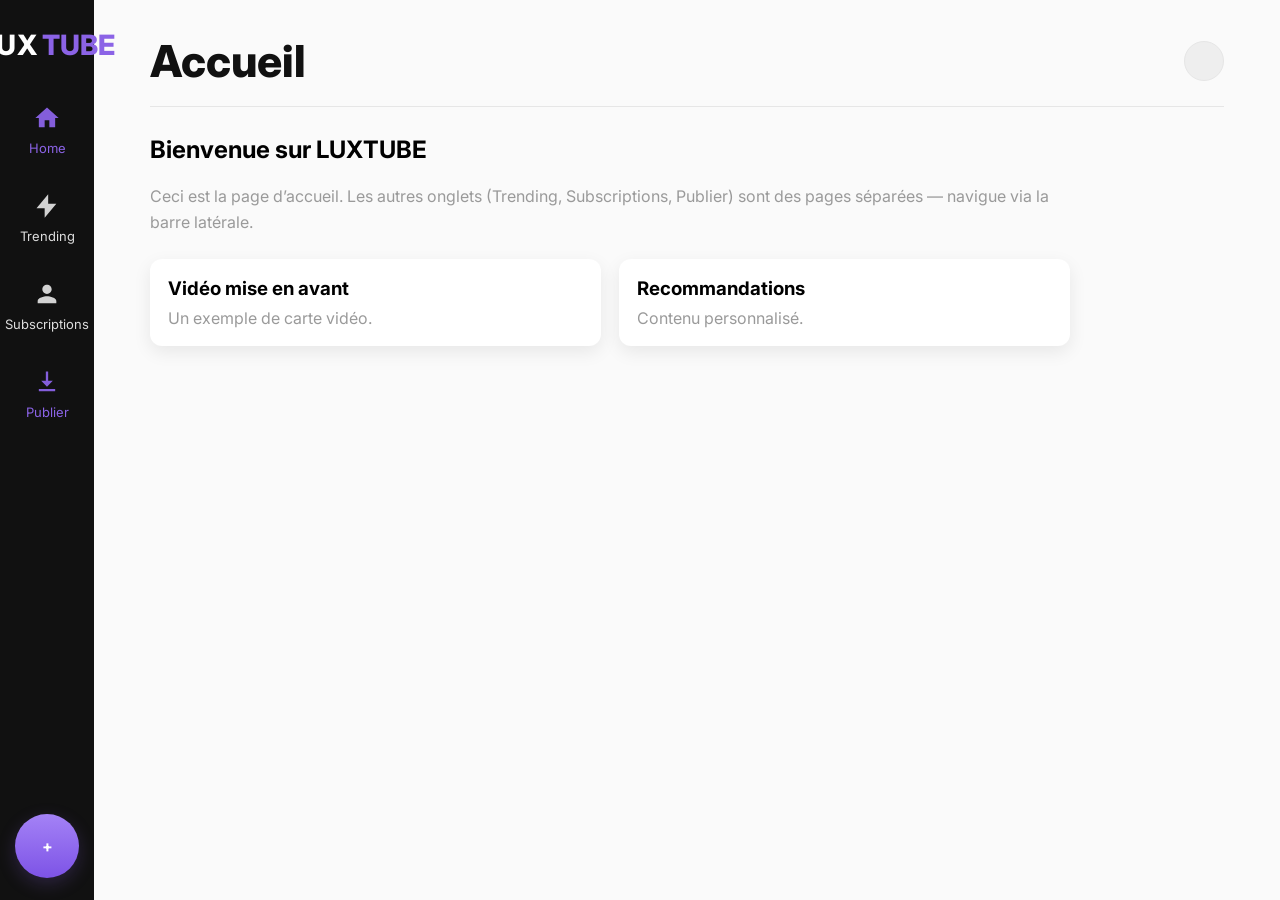
<file: index.html>
<!doctype html>
<html lang="fr">
<head>
  <meta charset="utf-8" />
  <meta name="viewport" content="width=device-width,initial-scale=1" />
  <title>LUXTUBE — Home</title>
  <link href="https://fonts.googleapis.com/css2?family=Inter:wght@300;400;600;800&display=swap" rel="stylesheet">
  <link rel="stylesheet" href="css/styles.css">
</head>
<body>
  <div class="app">
    <aside class="sidebar" aria-label="menu principal">
      <div class="logo" title="LUXTUBE">
        <div class="lux">LUX</div>
        <div class="tube">TUBE</div>
      </div>

      <nav class="nav" role="navigation">
        <a href="index.html">
          <svg class="icon" viewBox="0 0 24 24"><path fill="currentColor" d="M10 20v-6h4v6h5v-8h3L12 3 2 12h3v8z"/></svg>
          <span>Home</span>
        </a>

        <a href="trending.html">
          <svg class="icon" viewBox="0 0 24 24"><path fill="currentColor" d="M13 2L3 14h7v8l10-12h-7z"/></svg>
          <span>Trending</span>
        </a>

        <a href="subscriptions.html">
          <svg class="icon" viewBox="0 0 24 24"><path fill="currentColor" d="M12 12c2.21 0 4-1.79 4-4S14.21 4 12 4 8 5.79 8 8s1.79 4 4 4zm0 2c-2.67 0-8 1.34-8 4v2h16v-2c0-2.66-5.33-4-8-4z"/></svg>
          <span>Subscriptions</span>
        </a>

        <a href="publish.html" class="active">
          <svg class="icon" viewBox="0 0 24 24"><path fill="currentColor" d="M13 3h-2v8H7l5 5 5-5h-4zM5 18v2h14v-2H5z"/></svg>
          <span>Publier</span>
        </a>
      </nav>

      <a class="publish-btn" href="publish.html" title="Publier">
        +
      </a>
    </aside>

    <main class="main">
      <div class="header">
        <div class="title">Accueil</div>
        <div class="avatar" aria-hidden="true"></div>
      </div>

      <div class="container">
        <h2>Bienvenue sur LUXTUBE</h2>
        <p style="color:var(--muted);line-height:1.6">
          Ceci est la page d’accueil. Les autres onglets (Trending, Subscriptions, Publier) sont des pages séparées — navigue via la barre latérale.
        </p>

        <section style="margin-top:24px;">
          <div style="display:grid;grid-template-columns:repeat(auto-fit,minmax(220px,1fr));gap:18px">
            <article style="background:#fff;border-radius:12px;padding:18px;box-shadow:var(--shadow)">
              <h3 style="margin:0 0 8px 0">Vidéo mise en avant</h3>
              <p style="margin:0;color:var(--muted)">Un exemple de carte vidéo.</p>
            </article>

            <article style="background:#fff;border-radius:12px;padding:18px;box-shadow:var(--shadow)">
              <h3 style="margin:0 0 8px 0">Recommandations</h3>
              <p style="margin:0;color:var(--muted)">Contenu personnalisé.</p>
            </article>
          </div>
        </section>
      </div>

    </main>
  </div>

  <script src="js/main.js"></script>
</body>
</html>
</file>
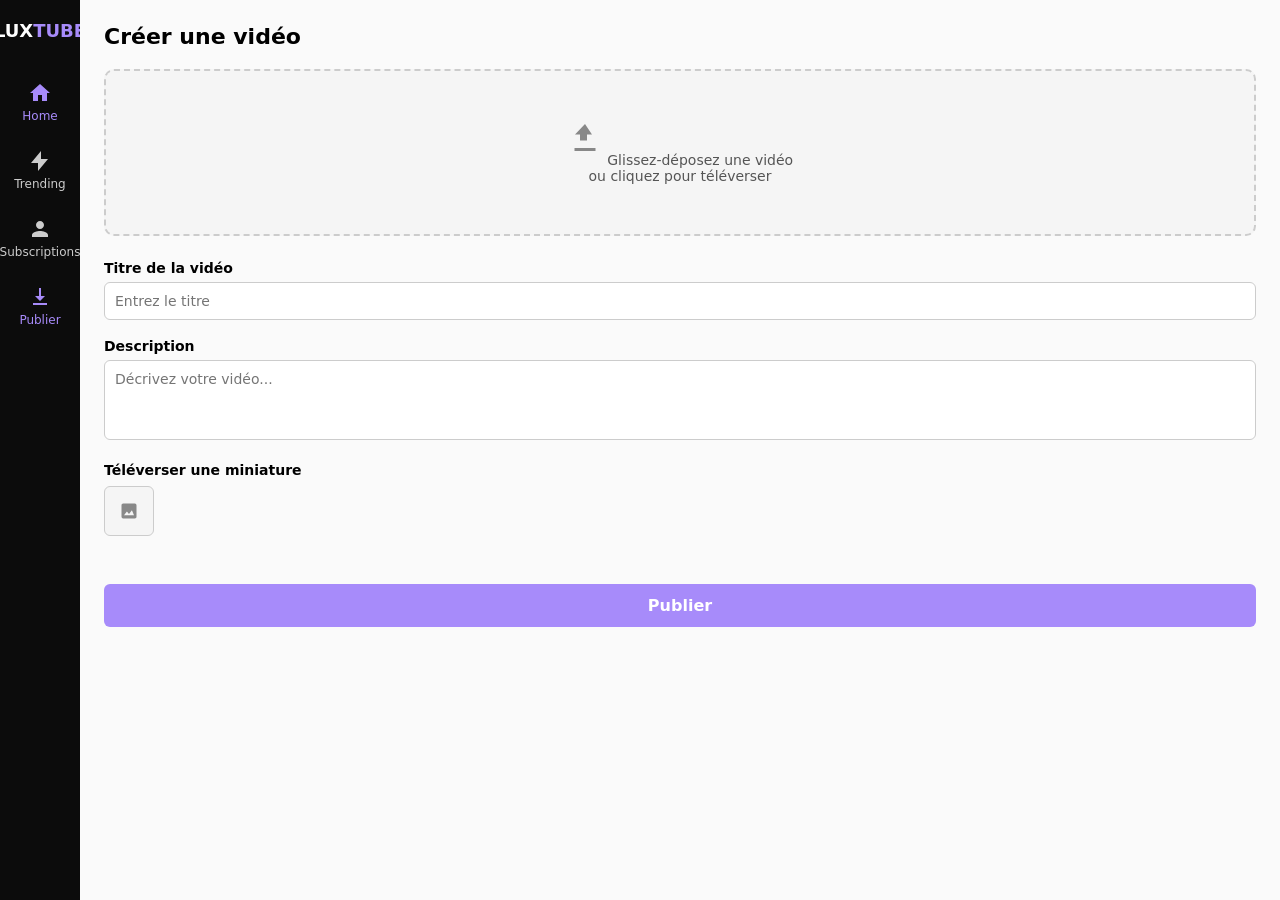
<file: publier.html>
<!DOCTYPE html>
<html lang="fr">
<head>
  <meta charset="UTF-8">
  <meta name="viewport" content="width=device-width, initial-scale=1.0">
  <title>LUXTUBE - Créer une vidéo</title>
  <style>
    * {
      margin: 0;
      padding: 0;
      box-sizing: border-box;
      font-family: "Inter", system-ui, sans-serif;
    }

    body {
      display: flex;
      background-color: #fff;
      height: 100vh;
      overflow: hidden;
    }

    /* ==== SIDEBAR ==== */
    .sidebar {
      width: 80px;
      background-color: #0c0c0c;
      color: white;
      display: flex;
      flex-direction: column;
      align-items: center;
      padding-top: 20px;
    }

    .logo {
      font-weight: 800;
      font-size: 18px;
      margin-bottom: 40px;
    }

    .logo span {
      color: #a78bfa;
    }

    .nav {
      display: flex;
      flex-direction: column;
      align-items: center;
      gap: 26px;
    }

    .nav a {
      text-decoration: none;
      color: #ccc;
      display: flex;
      flex-direction: column;
      align-items: center;
      font-size: 12px;
      transition: 0.2s;
    }

    .nav a:hover, .nav a.active {
      color: #a78bfa;
    }

    .nav svg {
      width: 24px;
      height: 24px;
      fill: currentColor;
      margin-bottom: 4px;
    }

    .nav a.publish {
      color: #a78bfa;
    }

    /* ==== CONTENU ==== */
    .content {
      flex: 1;
      background-color: #fafafa;
      padding: 24px;
      overflow-y: auto;
    }

    h1 {
      font-size: 22px;
      font-weight: 700;
      margin-bottom: 20px;
    }

    .upload-box {
      border: 2px dashed #ccc;
      border-radius: 10px;
      background-color: #f5f5f5;
      padding: 50px 10px;
      text-align: center;
      color: #555;
      font-size: 14px;
      margin-bottom: 24px;
      transition: 0.2s;
    }

    .upload-box svg {
      width: 36px;
      height: 36px;
      fill: #888;
      margin-bottom: 8px;
    }

    .upload-box:hover {
      border-color: #a78bfa;
      background-color: #f0eaff;
      color: #333;
    }

    .form-group {
      margin-bottom: 18px;
    }

    label {
      display: block;
      font-weight: 600;
      font-size: 14px;
      margin-bottom: 6px;
    }

    input[type="text"], textarea {
      width: 100%;
      padding: 10px;
      border-radius: 6px;
      border: 1px solid #ccc;
      font-size: 14px;
      background-color: #fff;
      outline: none;
    }

    textarea {
      height: 80px;
      resize: none;
    }

    .thumbnail-upload {
      display: flex;
      align-items: center;
      gap: 12px;
      margin-top: 8px;
    }

    .thumbnail-box {
      width: 50px;
      height: 50px;
      border: 1px solid #ccc;
      border-radius: 6px;
      display: flex;
      justify-content: center;
      align-items: center;
      background-color: #f5f5f5;
      cursor: pointer;
    }

    .thumbnail-box svg {
      width: 20px;
      height: 20px;
      fill: #888;
    }

    button {
      width: 100%;
      background-color: #a78bfa;
      color: white;
      font-weight: 600;
      font-size: 16px;
      border: none;
      border-radius: 6px;
      padding: 12px;
      cursor: pointer;
      margin-top: 24px;
      transition: 0.2s;
    }

    button:hover {
      background-color: #8b6ef4;
    }
  </style>
</head>
<body>
  <!-- ==== BARRE GAUCHE ==== -->
  <aside class="sidebar">
    <div class="logo">LUX<span>TUBE</span></div>
    <nav class="nav">
      <a href="#" class="active">
        <svg viewBox="0 0 24 24"><path d="M10 20v-6h4v6h5v-8h3L12 3 2 12h3v8z"/></svg>
        Home
      </a>
      <a href="#">
        <svg viewBox="0 0 24 24"><path d="M13 2L3 14h7v8l10-12h-7z"/></svg>
        Trending
      </a>
      <a href="#">
        <svg viewBox="0 0 24 24"><path d="M12 12c2.21 0 4-1.79 4-4s-1.79-4-4-4S8 5.79 8 8s1.79 4 4 4zm0 2c-2.67 0-8 1.34-8 4v2h16v-2c0-2.66-5.33-4-8-4z"/></svg>
        Subscriptions
      </a>
      <a href="#" class="publish">
        <svg viewBox="0 0 24 24"><path d="M13 3h-2v8H7l5 5 5-5h-4zM5 18v2h14v-2H5z"/></svg>
        Publier
      </a>
    </nav>
  </aside>

  <!-- ==== CONTENU ==== -->
  <div class="content">
    <h1>Créer une vidéo</h1>

    <div class="upload-box" id="uploadBox">
      <svg viewBox="0 0 24 24"><path d="M5 20h14v-2H5v2zm7-18L5.33 9h3.34v4h4.66V9h3.34L12 2z"/></svg>
      Glissez-déposez une vidéo<br>ou cliquez pour téléverser
      <input type="file" id="videoInput" accept="video/*" hidden />
    </div>

    <div class="form-group">
      <label for="title">Titre de la vidéo</label>
      <input type="text" id="title" placeholder="Entrez le titre" />
    </div>

    <div class="form-group">
      <label for="description">Description</label>
      <textarea id="description" placeholder="Décrivez votre vidéo..."></textarea>
    </div>

    <div class="form-group">
      <label for="thumbnail">Téléverser une miniature</label>
      <div class="thumbnail-upload">
        <label class="thumbnail-box" for="thumbnailInput">
          <svg viewBox="0 0 24 24"><path d="M19 3H5c-1.1 0-2 .9-2 2v14a2 2 0 0 0 2 2h14c1.1 0 2-.9 2-2V5a2 2 0 0 0-2-2zm-1 14H6l3.5-4.5 2.5 3 3.5-4.5L18 17z"/></svg>
        </label>
        <input type="file" id="thumbnailInput" accept="image/*" hidden />
      </div>
    </div>

    <button>Publier</button>
  </div>

  <script>
    const uploadBox = document.getElementById('uploadBox');
    const videoInput = document.getElementById('videoInput');

    uploadBox.addEventListener('click', () => videoInput.click());
    uploadBox.addEventListener('dragover', e => {
      e.preventDefault();
      uploadBox.style.borderColor = '#a78bfa';
      uploadBox.style.backgroundColor = '#f0eaff';
    });
    uploadBox.addEventListener('dragleave', e => {
      e.preventDefault();
      uploadBox.style.borderColor = '#ccc';
      uploadBox.style.backgroundColor = '#f5f5f5';
    });
    uploadBox.addEventListener('drop', e => {
      e.preventDefault();
      uploadBox.style.borderColor = '#ccc';
      uploadBox.style.backgroundColor = '#f5f5f5';
      const file = e.dataTransfer.files[0];
      if (file) alert('Vidéo sélectionnée : ' + file.name);
    });
  </script>
</body>
</html>
</file>
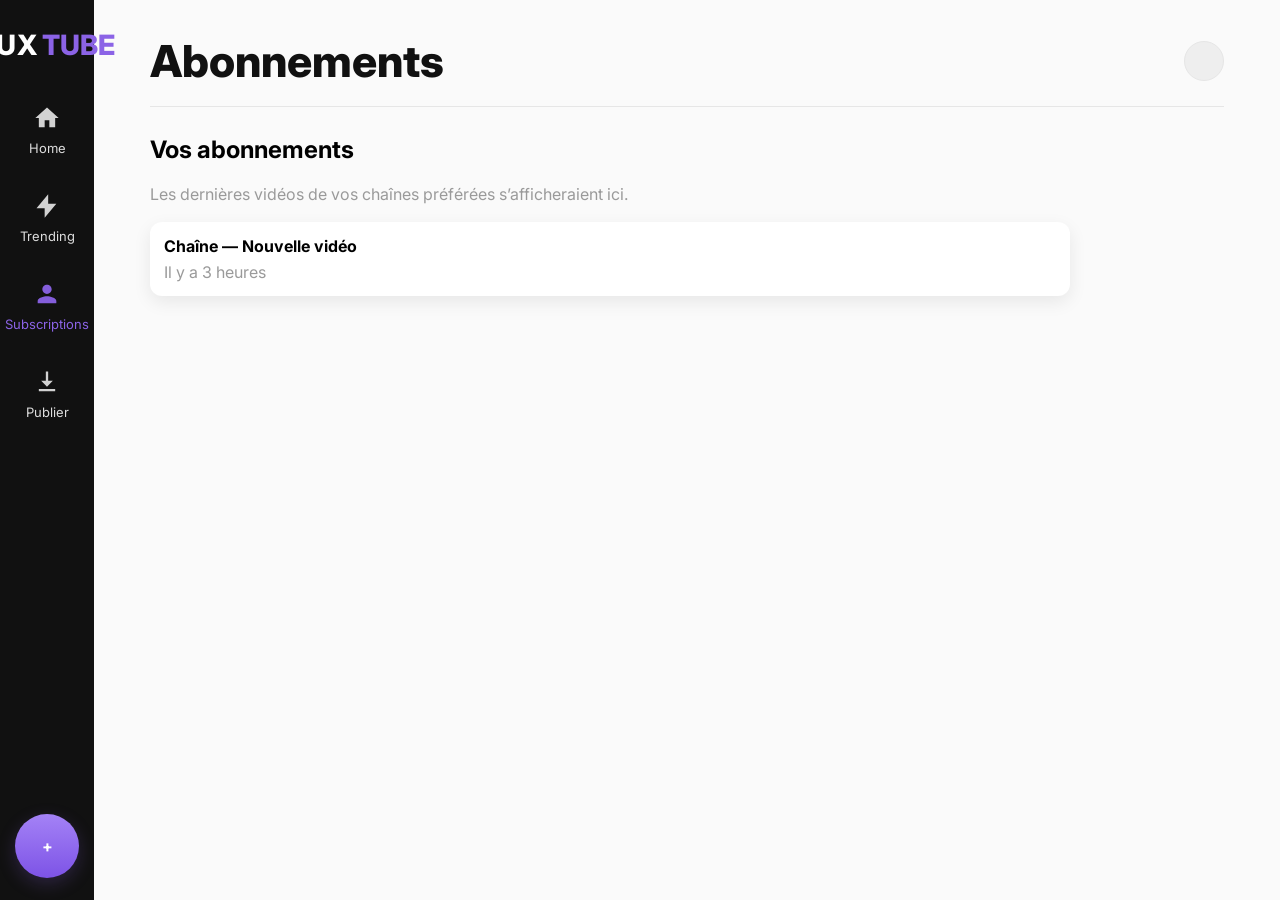
<file: subscriptions.html>
<!doctype html>
<html lang="fr">
<head>
  <meta charset="utf-8" />
  <meta name="viewport" content="width=device-width,initial-scale=1" />
  <title>LUXTUBE — Subscriptions</title>
  <link href="https://fonts.googleapis.com/css2?family=Inter:wght@300;400;600;800&display=swap" rel="stylesheet">
  <link rel="stylesheet" href="css/styles.css">
</head>
<body>
  <div class="app">
    <aside class="sidebar" aria-label="menu principal">
      <div class="logo" title="LUXTUBE">
        <div class="lux">LUX</div><div class="tube">TUBE</div>
      </div>

      <nav class="nav" role="navigation">
        <a href="index.html">
          <svg class="icon" viewBox="0 0 24 24"><path fill="currentColor" d="M10 20v-6h4v6h5v-8h3L12 3 2 12h3v8z"/></svg>
          <span>Home</span>
        </a>

        <a href="trending.html">
          <svg class="icon" viewBox="0 0 24 24"><path fill="currentColor" d="M13 2L3 14h7v8l10-12h-7z"/></svg>
          <span>Trending</span>
        </a>

        <a href="subscriptions.html" class="active">
          <svg class="icon" viewBox="0 0 24 24"><path fill="currentColor" d="M12 12c2.21 0 4-1.79 4-4S14.21 4 12 4 8 5.79 8 8s1.79 4 4 4zm0 2c-2.67 0-8 1.34-8 4v2h16v-2c0-2.66-5.33-4-8-4z"/></svg>
          <span>Subscriptions</span>
        </a>

        <a href="publish.html">
          <svg class="icon" viewBox="0 0 24 24"><path fill="currentColor" d="M13 3h-2v8H7l5 5 5-5h-4zM5 18v2h14v-2H5z"/></svg>
          <span>Publier</span>
        </a>
      </nav>

      <a class="publish-btn" href="publish.html" title="Publier">+</a>
    </aside>

    <main class="main">
      <div class="header">
        <div class="title">Abonnements</div>
        <div class="avatar"></div>
      </div>

      <div class="container">
        <h2>Vos abonnements</h2>
        <p style="color:var(--muted)">Les dernières vidéos de vos chaînes préférées s’afficheraient ici.</p>

        <div style="margin-top:18px">
          <div style="background:#fff;border-radius:12px;padding:14px;box-shadow:var(--shadow)">
            <h4 style="margin:0">Chaîne — Nouvelle vidéo</h4>
            <p style="margin:6px 0 0 0;color:var(--muted)">Il y a 3 heures</p>
          </div>
        </div>
      </div>

    </main>
  </div>

  <script src="js/main.js"></script>
</body>
</html>
</file>
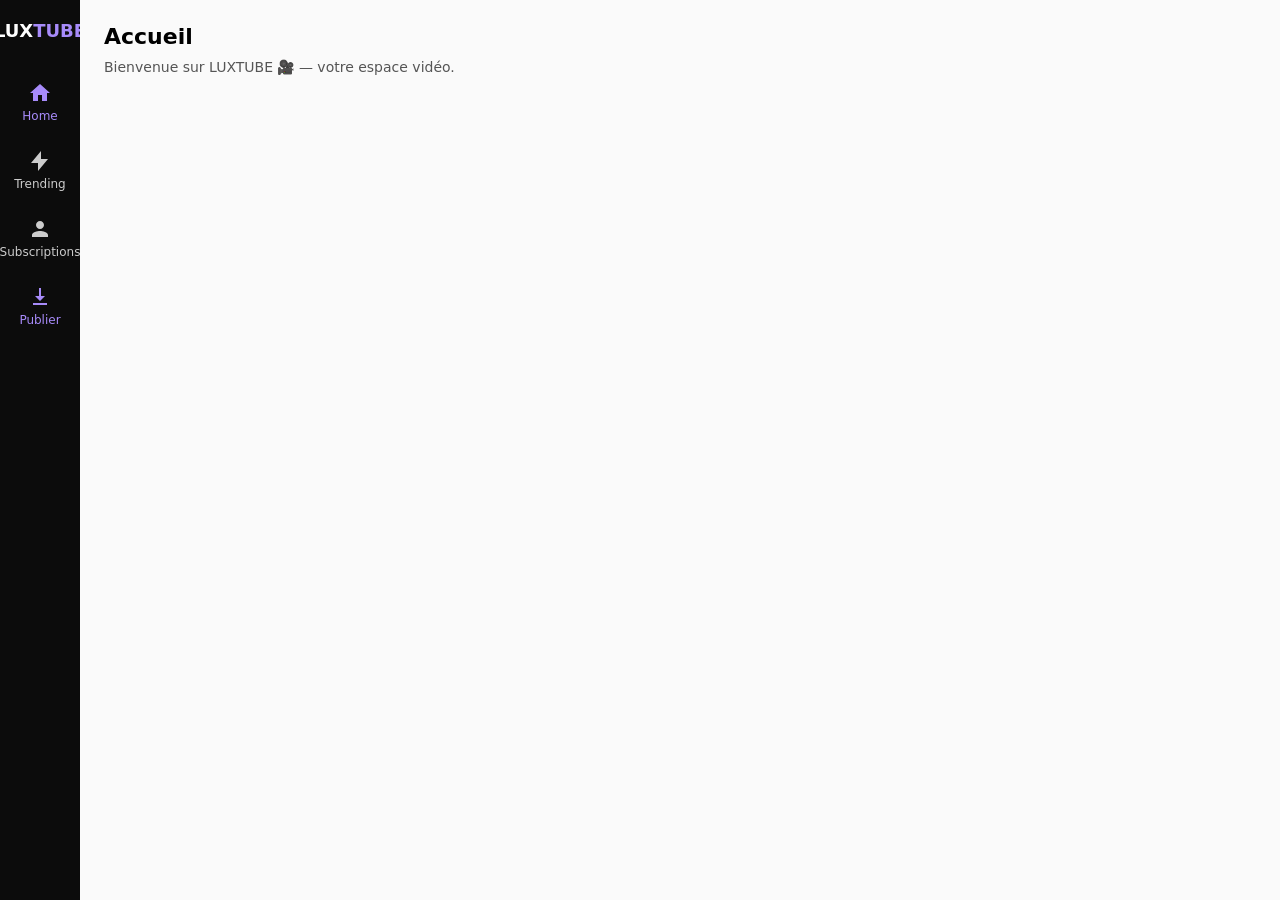
<file: trending.html>
<!DOCTYPE html>
<html lang="fr">
<head>
  <meta charset="UTF-8">
  <meta name="viewport" content="width=device-width, initial-scale=1.0">
  <title>LUXTUBE - Accueil</title>
  <style>
    * {
      margin: 0;
      padding: 0;
      box-sizing: border-box;
      font-family: "Inter", system-ui, sans-serif;
    }

    body {
      display: flex;
      background-color: #fff;
      height: 100vh;
      overflow: hidden;
    }

    /* ==== SIDEBAR ==== */
    .sidebar {
      width: 80px;
      background-color: #0c0c0c;
      color: white;
      display: flex;
      flex-direction: column;
      align-items: center;
      padding-top: 20px;
    }

    .logo {
      font-weight: 800;
      font-size: 18px;
      margin-bottom: 40px;
    }

    .logo span {
      color: #a78bfa;
    }

    .nav {
      display: flex;
      flex-direction: column;
      align-items: center;
      gap: 26px;
    }

    .nav a {
      text-decoration: none;
      color: #ccc;
      display: flex;
      flex-direction: column;
      align-items: center;
      font-size: 12px;
      transition: 0.2s;
    }

    .nav a:hover,
    .nav a.active {
      color: #a78bfa;
    }

    .nav svg {
      width: 24px;
      height: 24px;
      fill: currentColor;
      margin-bottom: 4px;
    }

    .nav a.publish {
      color: #a78bfa;
    }

    /* ==== CONTENU ==== */
    .content {
      flex: 1;
      background-color: #fafafa;
      padding: 24px;
      overflow-y: auto;
    }

    h1 {
      font-size: 22px;
      font-weight: 700;
      margin-bottom: 10px;
    }

    p {
      color: #555;
      font-size: 14px;
    }
  </style>
</head>
<body>
  <!-- ==== BARRE GAUCHE ==== -->
  <aside class="sidebar">
    <div class="logo">LUX<span>TUBE</span></div>
    <nav class="nav">
      <a href="index.html" class="active">
        <svg viewBox="0 0 24 24"><path d="M10 20v-6h4v6h5v-8h3L12 3 2 12h3v8z"/></svg>
        Home
      </a>
      <a href="trending.html">
        <svg viewBox="0 0 24 24"><path d="M13 2L3 14h7v8l10-12h-7z"/></svg>
        Trending
      </a>
      <a href="subscriptions.html">
        <svg viewBox="0 0 24 24"><path d="M12 12c2.21 0 4-1.79 4-4s-1.79-4-4-4S8 5.79 8 8s1.79 4 4 4zm0 2c-2.67 0-8 1.34-8 4v2h16v-2c0-2.66-5.33-4-8-4z"/></svg>
        Subscriptions
      </a>
      <a href="publier.html" class="publish">
        <svg viewBox="0 0 24 24"><path d="M13 3h-2v8H7l5 5 5-5h-4zM5 18v2h14v-2H5z"/></svg>
        Publier
      </a>
    </nav>
  </aside>

  <!-- ==== CONTENU ==== -->
  <div class="content">
    <h1>Accueil</h1>
    <p>Bienvenue sur LUXTUBE 🎥 — votre espace vidéo.</p>
  </div>
</body>
</html>
</file>
<file: css/styles.css>
/* css/styles.css */

:root{
  --sidebar-bg: #111;
  --panel-bg: #fafafa;
  --muted: #9a9a9a;
  --accent: #8b63e6; /* violet */
  --radius: 10px;
  --shadow: 0 6px 18px rgba(16,16,16,0.08);
  --border: #e6e6e6;
  --text: #111;
  --soft-black: #1f1f1f;
}

*{box-sizing:border-box}
html,body{height:100%;margin:0;font-family: 'Inter', system-ui, -apple-system, "Segoe UI", Roboto, "Helvetica Neue", Arial;}
a{color:inherit;text-decoration:none}
button{font:inherit}

/* Layout */
.app{
  display:flex;
  min-height:100vh;
  background:linear-gradient(#fff, #fbfbfc);
}

/* Sidebar */
.sidebar{
  width:94px;
  background:var(--sidebar-bg);
  color:#fff;
  display:flex;
  flex-direction:column;
  align-items:center;
  padding:28px 12px;
  gap:28px;
  position:sticky;
  top:0;
}
.logo{
  width:100%;
  display:flex;
  justify-content:center;
  align-items:center;
  gap:4px;
}
.logo .lux{font-weight:800;font-size:28px;letter-spacing:1px;color:#fff}
.logo .tube{font-weight:800;font-size:28px;color:var(--accent)}
.nav{
  display:flex;
  flex-direction:column;
  gap:24px;
  margin-top:8px;
  width:100%;
  align-items:center;
}
.nav a{
  display:flex;
  flex-direction:column;
  gap:8px;
  align-items:center;
  color:#ddd;
  font-size:13px;
  width:100%;
  padding:6px 0;
  text-align:center;
  transition:all .18s ease;
}
.nav a .icon{
  width:28px;height:28px;display:flex;align-items:center;justify-content:center;
  fill:#fff;
  opacity:.95;
}
.nav a.active, .nav a:hover{
  color:var(--accent);
}
.publish-btn{
  margin-top:auto;
  width:64px;height:64px;border-radius:999px;
  display:flex;align-items:center;justify-content:center;
  background:linear-gradient(180deg,#a482f6,#7d53e6);
  box-shadow:0 6px 18px rgba(139,99,230,0.22);
  color:#fff;font-weight:700;
  transform:translateY(6px);
}

/* Main area */
.main{
  flex:1;
  padding:34px 56px;
  background:var(--panel-bg);
}
.header{
  display:flex;align-items:center;justify-content:space-between;
  border-bottom:1px solid var(--border);
  padding-bottom:18px;margin-bottom:28px;
}
.header .title{
  font-size:44px;font-weight:800;color:var(--text);
}
.header .avatar{
  width:40px;height:40px;border-radius:50%;
  background:#eee;border:1px solid #e6e6e6;
}

/* Page container */
.container{
  max-width:920px;
  margin-top:18px;
}

/* Publish card + form styles */
.drag-area{
  background:#f3f3f4;border-radius:12px;padding:36px;display:flex;
  align-items:center;justify-content:center;flex-direction:column;
  border:1px dashed #e7e7e7;
  color:var(--muted);
  box-shadow: var(--shadow);
  min-height:150px;
}
.drag-area .big-icon{font-size:36px;margin-bottom:8px;opacity:.8}
.field{
  margin-top:20px;
}
label{
  display:block;font-weight:700;margin-bottom:10px;color:var(--soft-black);
}
input[type="text"], textarea{
  width:100%;padding:14px;border-radius:8px;border:1px solid var(--border);
  font-size:16px;color:var(--text);background:#fff;resize:vertical;
}
textarea{min-height:120px;line-height:1.4}
.small-row{
  display:flex;gap:18px;align-items:center;margin-top:18px;
}
.thumb-btn{
  width:74px;height:74px;border-radius:10px;background:#f2f2f3;border:1px solid var(--border);
  display:flex;align-items:center;justify-content:center;color:var(--muted);
  cursor:pointer;flex-shrink:0;
}
.thumb-preview{width:74px;height:74px;border-radius:10px;object-fit:cover;border:1px solid var(--border)}

/* Publish main button */
.publish-submit{
  margin-top:24px;padding:18px;border-radius:12px;background:linear-gradient(180deg,#9b6ef3,#7d53e6);
  color:#fff;font-weight:800;border:0;width:100%;font-size:20px;cursor:pointer;
  box-shadow:0 6px 18px rgba(125,83,230,0.18);
}

/* progress */
.progress-wrap{margin-top:14px;background:#eee;border-radius:999px;height:12px;overflow:hidden;border:1px solid #eee}
.progress-bar{height:100%;width:0;background:linear-gradient(90deg,var(--accent),#a08ef6);transition:width .2s linear}

/* Small screens */
@media (max-width:900px){
  .sidebar{width:76px;padding:18px}
  .header .title{font-size:28px}
  .main{padding:22px}
  .container{max-width:700px}
}
@media (max-width:640px){
  .app{flex-direction:column}
  .sidebar{flex-direction:row;width:100%;justify-content:space-between;padding:14px 18px;gap:10px}
  .nav{flex-direction:row;gap:12px}
  .main{padding:18px}
  .header{flex-direction:column;align-items:flex-start;gap:12px}
          }
</file>
